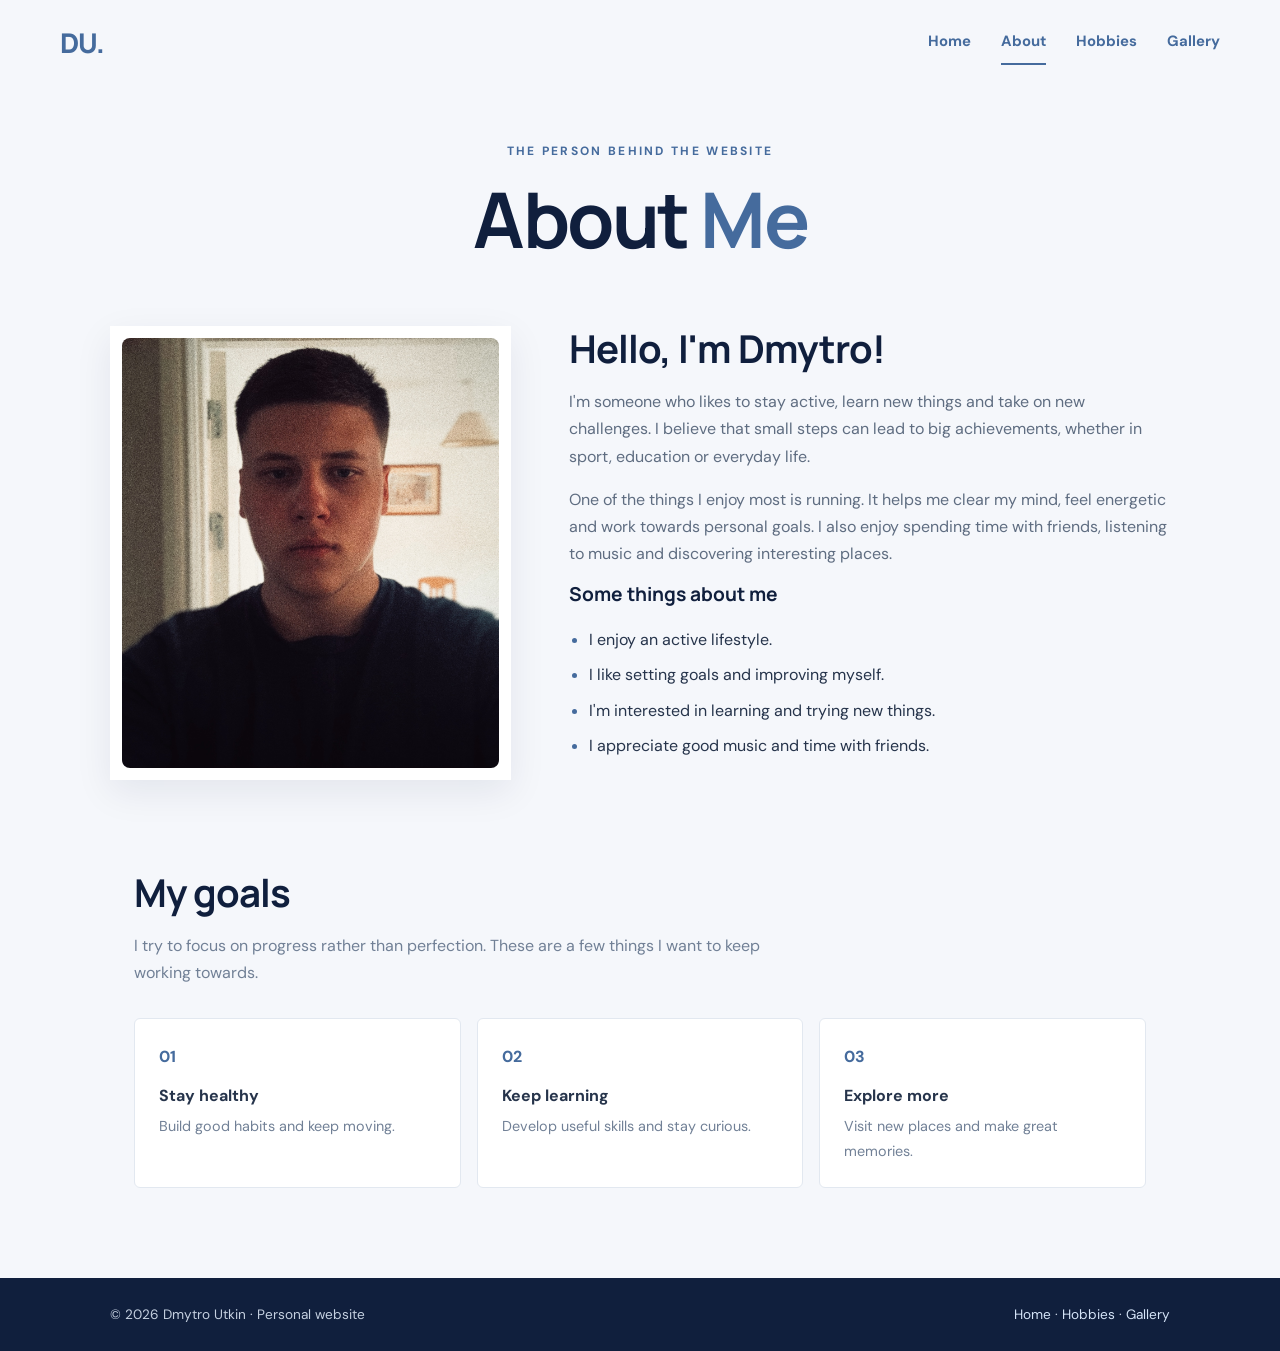
<file: about.html>
<!DOCTYPE html>
<html lang="en">
<head>
  <meta charset="UTF-8">
  <meta name="viewport" content="width=device-width, initial-scale=1.0">
  <meta name="description" content="Learn more about Dmytro Utkin.">
  <title>Dmytro Utkin | About Me</title>
  <link rel="stylesheet" href="style.css">
</head>
<body>
  <header class="site-header">
    <a class="brand" href="index.html">DU<span>.</span></a>
    <nav aria-label="Main navigation">
      <a href="index.html">Home</a>
      <a class="current" href="about.html">About</a>
      <a href="hobbies.html">Hobbies</a>
      <a href="gallery.html">Gallery</a>
    </nav>
  </header>

  <main class="page-wrap">
    <section class="page-heading">
      <p class="eyebrow">THE PERSON BEHIND THE WEBSITE</p>
      <h1>About <span>Me</span></h1>
  
    </section>

    <section class="about-layout">
      <figure class="portrait-frame">
        <!-- Replace this sample image with Dmytro's own photograph when it is ready. -->
        <img src="myphoto.jpeg" >
      
      </figure>
      <div class="about-copy">
        <h2>Hello, I'm Dmytro!</h2>
        <p>I'm someone who likes to stay active, learn new things and take on new challenges. I believe that small steps can lead to big achievements, whether in sport, education or everyday life.</p>
        <p>One of the things I enjoy most is running. It helps me clear my mind, feel energetic and work towards personal goals. I also enjoy spending time with friends, listening to music and discovering interesting places.</p>
        <h3>Some things about me</h3>
        <ul class="check-list">
          <li>I enjoy an active lifestyle.</li>
          <li>I like setting goals and improving myself.</li>
          <li>I'm interested in learning and trying new things.</li>
          <li>I appreciate good music and time with friends.</li>
        </ul>
      </div>
    </section>

    <section class="section">
      <h2>My goals</h2>
      <p class="section-lead">I try to focus on progress rather than perfection. These are a few things I want to keep working towards.</p>
      <ol class="goal-list">
        <li><strong>Stay healthy</strong><span>Build good habits and keep moving.</span></li>
        <li><strong>Keep learning</strong><span>Develop useful skills and stay curious.</span></li>
        <li><strong>Explore more</strong><span>Visit new places and make great memories.</span></li>
      </ol>
    </section>
  </main>

  <footer class="site-footer">
    <p>© 2026 Dmytro Utkin · Personal website</p>
    <p><a href="index.html">Home</a> · <a href="hobbies.html">Hobbies</a> · <a href="gallery.html">Gallery</a></p>
  </footer>
</body>
</html>
</file>
<file: style.css>
@import url('https://fonts.googleapis.com/css2?family=DM+Sans:wght@400;500;600;700&family=Manrope:wght@400;500;600;700;800&display=swap');

:root {
  --navy: #101f3d;
  --navy-light: #1b3157;
  --blue: #456b9d;
  --cream: #f5f7fb;
  --white: #ffffff;
  --text: #26344b;
  --muted: #718096;
  --line: #e2e8f0;
  --accent: #9bbce7;
}

* { box-sizing: border-box; }
html { scroll-behavior: smooth; }
body {
  margin: 0;
  color: var(--text);
  background-color: var(--cream);
  background-image: linear-gradient(rgba(245,247,251,.96), rgba(245,247,251,.96)), url("https://www.transparenttextures.com/patterns/cubes.png");
  background-repeat: repeat;
  background-size: auto, 220px 220px;
  font-family: 'DM Sans', sans-serif;
  line-height: 1.7;
}
h1, h2, h3, .brand { font-family: 'Manrope', sans-serif; color: var(--navy); line-height: 1.2; }
h1 { font-size: clamp(2.7rem, 6vw, 5rem); letter-spacing: -2.5px; margin: 12px 0 20px; }
h2 { font-size: clamp(1.8rem, 3vw, 2.5rem); letter-spacing: -1px; margin: 0 0 16px; }
h3 { font-size: 1.2rem; margin: 12px 0 8px; }
p { margin-top: 0; }
a { color: var(--blue); text-decoration: none; transition: color .2s ease, background .2s ease, transform .2s ease; }
a:link { color: var(--blue); }
a:visited { color: #66558c; }
a:hover { color: #19345d; }
a:active { color: #b06d52; }
img { display: block; width: 100%; object-fit: cover; }
figure { margin: 0; }
figcaption { color: var(--muted); font-size: .86rem; padding-top: 10px; }
.site-header {
  width: min(1160px, calc(100% - 48px));
  margin: 0 auto;
  min-height: 86px;
  display: flex;
  align-items: center;
  justify-content: space-between;
  gap: 24px;
}
.brand { font-size: 1.7rem; font-weight: 800; letter-spacing: -1px; }
.brand span, h1 span { color: var(--blue); }
nav { display: flex; flex-wrap: wrap; gap: 30px; }
nav a { color: var(--navy); font-size: .93rem; font-weight: 700; padding: 8px 0; border-bottom: 2px solid transparent; }
nav a:visited { color: var(--navy); }
nav a:hover, nav a.current { color: var(--blue); border-color: var(--blue); }
.hero {
  width: min(1160px, calc(100% - 48px));
  margin: 36px auto 100px;
  display: grid;
  grid-template-columns: 1.05fr .95fr;
  align-items: center;
  gap: 70px;
}
.eyebrow { color: var(--blue); font-size: .75rem; font-weight: 700; letter-spacing: 2.3px; margin-bottom: 12px; }
.hero-intro { color: #58677d; font-size: 1.12rem; max-width: 530px; margin-bottom: 30px; }
.button { display: inline-flex; align-items: center; gap: 18px; background: var(--navy); color: white !important; padding: 14px 22px; border-radius: 5px; font-weight: 700; }
.button:hover { background: var(--blue); transform: translateY(-2px); }
.hero-image img { height: 470px; border-radius: 8px; box-shadow: 22px 22px 0 #dce6f3; }
.hero-image figcaption { text-align: right; }
.section, .page-wrap { width: min(1060px, calc(100% - 48px)); margin: 0 auto 90px; }
.section-lead { max-width: 660px; color: var(--muted); margin-bottom: 32px; }
.card-grid { display: grid; grid-template-columns: repeat(3, 1fr); gap: 20px; margin-top: 32px; }
.info-card { background: var(--white); padding: 28px; border: 1px solid var(--line); border-radius: 7px; box-shadow: 0 8px 25px rgba(16,31,61,.035); }
.info-card p { color: var(--muted); font-size: .95rem; }
.card-number { color: #9bbce7; font-weight: 800; font-size: .85rem; }
.card-icon { display: inline-grid; place-items: center; width: 42px; height: 42px; background: #eaf1fa; color: var(--navy); border-radius: 50%; font-size: 1.25rem; }
.text-link { font-weight: 700; font-size: .92rem; }
.quote-panel { width: min(1060px, calc(100% - 48px)); margin: 0 auto 90px; padding: 48px 28px; text-align: center; color: white; background: var(--navy); border-radius: 8px; }
.quote-panel blockquote { font-family: 'Manrope', sans-serif; font-size: clamp(1.3rem, 3vw, 2rem); font-weight: 700; margin: 0 auto 12px; max-width: 760px; }
.quote-panel p { color: #b8cbe5; margin: 0; }
.site-footer { background: var(--navy); color: #c5d0e0; padding: 25px max(24px, calc((100% - 1060px)/2)); display: flex; justify-content: space-between; gap: 20px; font-size: .85rem; }
.site-footer p { margin: 0; }
.site-footer a { color: #d5e4f8; }
.site-footer a:hover { color: white; }
.page-wrap { margin-top: 55px; }
.page-heading { text-align: center; margin: 0 auto 60px; }
.page-heading p:last-child { color: var(--muted); }
.about-layout { display: grid; grid-template-columns: .8fr 1.2fr; gap: 58px; align-items: center; margin-bottom: 90px; }
.portrait-frame img { height: 430px; border-radius: 8px; }
.portrait-frame { background: white; padding: 12px; box-shadow: 0 12px 35px rgba(16,31,61,.08); }
.about-copy p { color: #5f6d81; }
.check-list { padding-left: 20px; }
.check-list li { padding: 4px 0; }
.check-list li::marker { color: var(--blue); }
.goal-list { list-style: none; padding: 0; counter-reset: goals; display: grid; grid-template-columns: repeat(3, 1fr); gap: 16px; }
.goal-list li { counter-increment: goals; background: white; border: 1px solid var(--line); padding: 24px; border-radius: 6px; }
.goal-list li::before { content: "0" counter(goals); display: block; color: var(--blue); font-weight: 800; margin-bottom: 12px; }
.goal-list strong, .goal-list span { display: block; }
.goal-list span { color: var(--muted); font-size: .9rem; margin-top: 5px; }
.hobby-feature { display: grid; grid-template-columns: 1.1fr .9fr; gap: 48px; align-items: center; margin-bottom: 90px; }
.hobby-feature img { height: 390px; border-radius: 8px; }
.hobby-feature p:not(.eyebrow) { color: #5f6d81; }
.inline-link { text-decoration: underline; font-weight: 700; }
.table-scroll { overflow-x: auto; }
table { width: 100%; border-collapse: collapse; background: white; border-radius: 7px; overflow: hidden; }
th, td { padding: 15px 18px; text-align: left; border-bottom: 1px solid var(--line); }
th { background: var(--navy); color: white; font-size: .9rem; }
tbody tr:nth-of-type(odd) { background: #f0f4fa; }
tbody tr:nth-of-type(even) { background: white; }
tbody tr:hover { background: #dfeafa; }
.small-note, .gallery-note { color: var(--muted); font-size: .88rem; margin-top: 12px; }
.gallery-grid { display: grid; grid-template-columns: repeat(2, 1fr); gap: 22px; margin-bottom: 80px; }
.gallery-item { background: white; padding: 10px; border-radius: 7px; box-shadow: 0 8px 24px rgba(16,31,61,.06); }
.gallery-item img { height: 260px; border-radius: 4px; }
.gallery-wide { grid-column: 1 / -1; }
.gallery-wide img { height: 390px; }
.gallery-item figcaption { padding: 12px 5px 4px; font-weight: 600; color: var(--navy); }
.gallery-note { text-align: center; margin-top: -55px; margin-bottom: 75px; }
/* Descendant combinator: paragraphs inside cards receive a softer text colour. */
.info-card p { color: var(--muted); }
#inspiration { scroll-margin-top: 30px; }

@media (max-width: 760px) {
  .site-header { width: min(100% - 32px, 600px); flex-direction: column; justify-content: center; padding: 18px 0; gap: 10px; }
  nav { justify-content: center; gap: 18px; }
  .hero, .about-layout, .hobby-feature { grid-template-columns: 1fr; gap: 34px; }
  .hero { margin-top: 25px; }
  .hero-image img { height: 330px; }
  .section, .page-wrap { width: calc(100% - 32px); }
  .card-grid, .goal-list { grid-template-columns: 1fr; }
  .about-layout { margin-bottom: 65px; }
  .portrait-frame img { height: 350px; }
  .gallery-grid { gap: 14px; }
  .gallery-item img { height: 190px; }
  .gallery-wide img { height: 260px; }
  .site-footer { flex-direction: column; text-align: center; }
}
@media (max-width: 480px) {
  h1 { letter-spacing: -1.5px; }
  nav { gap: 13px; }
  nav a { font-size: .85rem; }
  .gallery-grid { grid-template-columns: 1fr; }
  .gallery-wide { grid-column: auto; }
}
</file>
